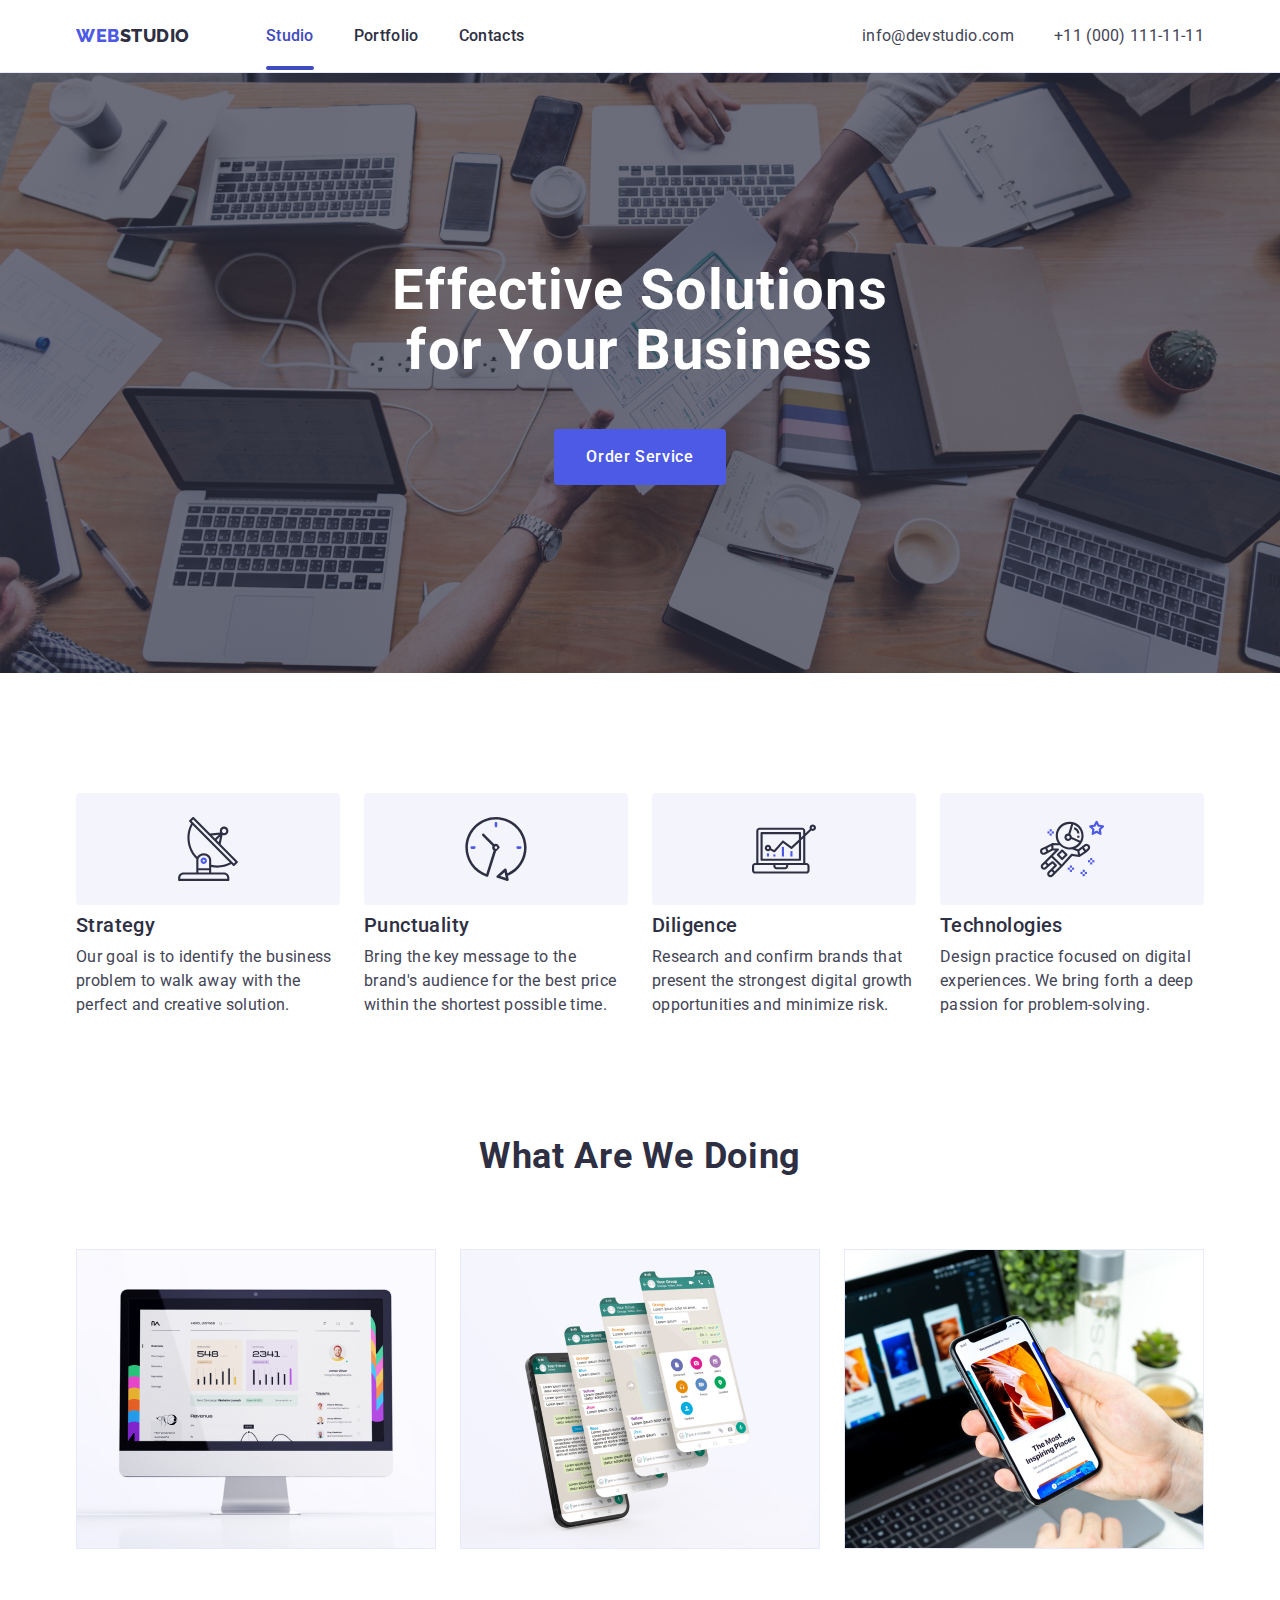
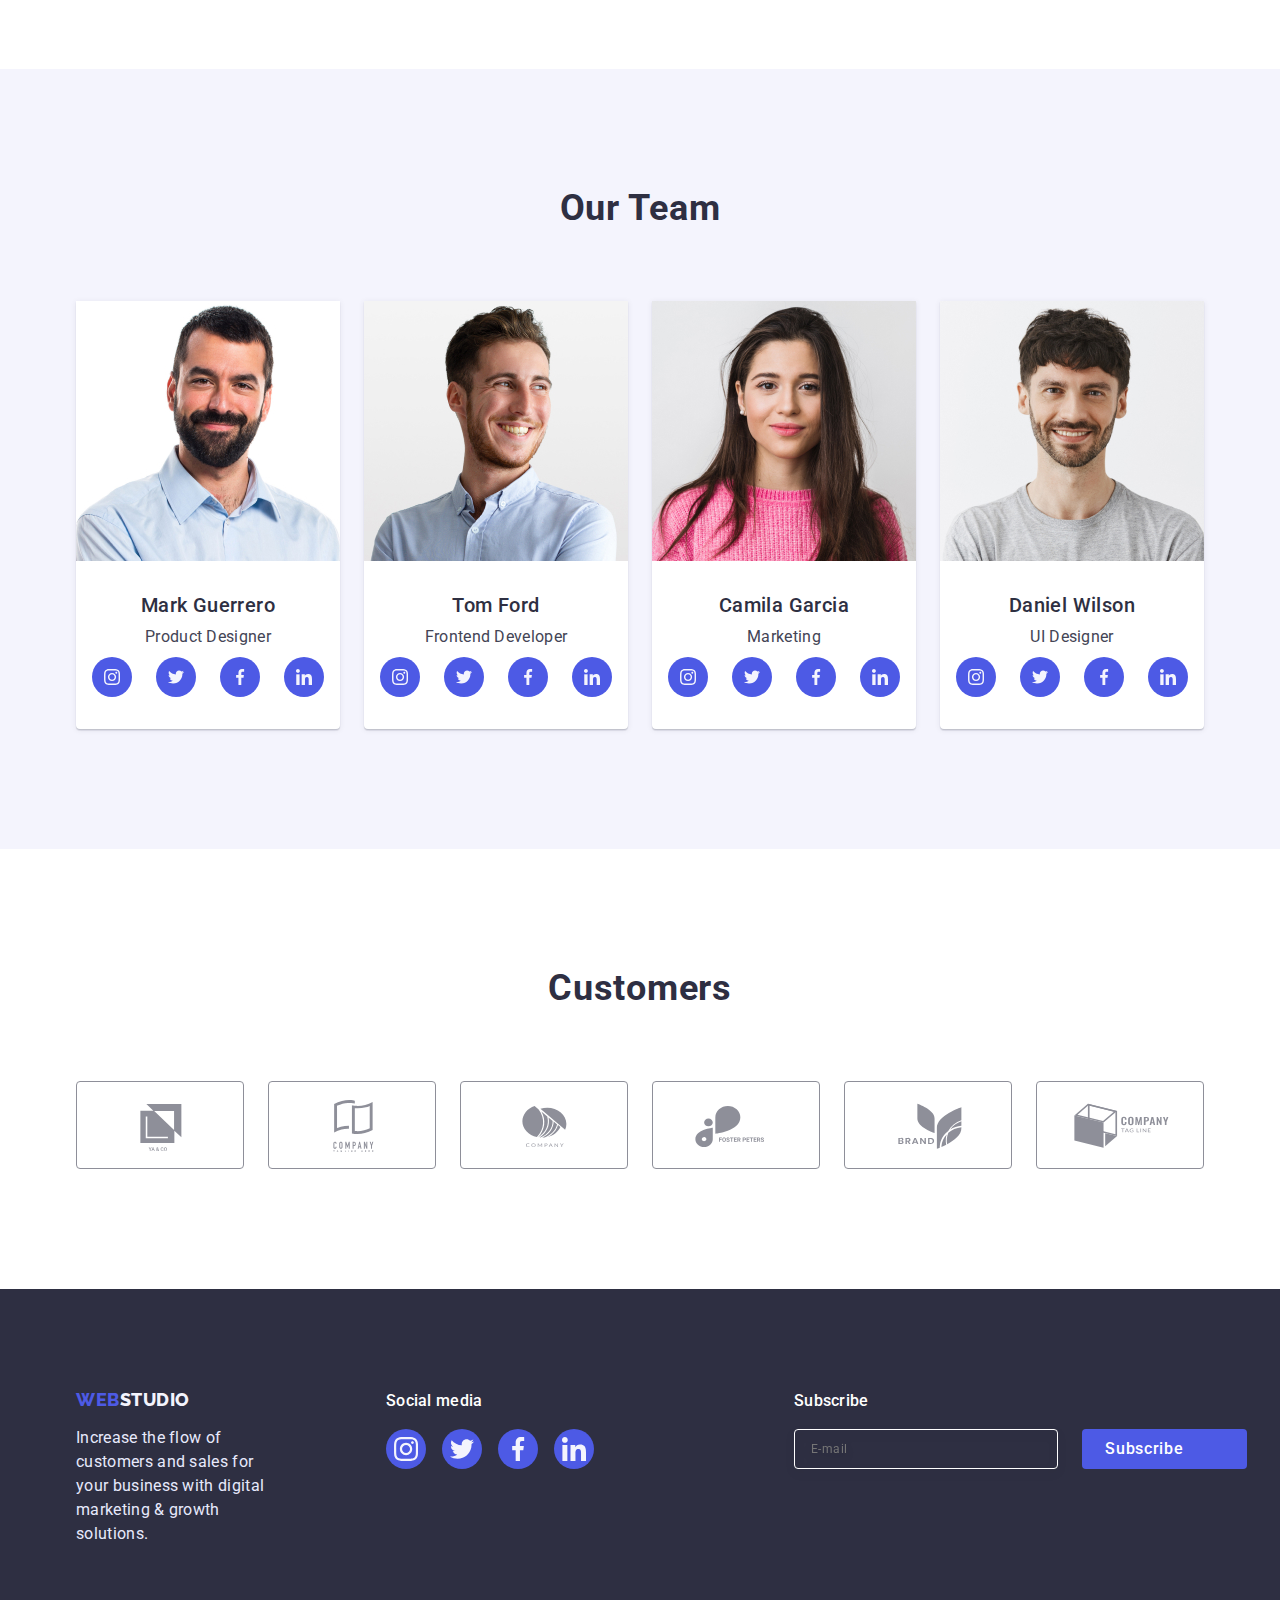
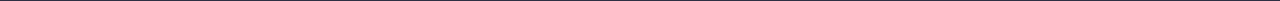
<file: index.html>
<!DOCTYPE html>
<html lang="en">
    <head>
        <meta charset="UTF-8">
        <meta http-equiv="X-UA-Compatible" content="IE=edge">
        <meta name="viewport" content="width=device-width, initial-scale=1.0">
        <title>WebStudio</title>

        <!--Шрифты на https://fonts.google.com/-->
        <link rel="preconnect" href="https://fonts.googleapis.com">
        <link rel="preconnect" href="https://fonts.gstatic.com" crossorigin>
        <link rel="stylesheet" href="https://cdnjs.cloudflare.com/ajax/libs/modern-normalize/1.1.0/modern-normalize.min.css">
        <link href="https://fonts.googleapis.com/css2?family=Raleway:wght@800&family=Roboto:wght@400;500;700;900&display=swap" rel="stylesheet">

        <!--Подключаем стили-->
        <link rel="stylesheet" href="./css/styles.css">
    </head>
    <body>

        <!--Header section-->
        <header class="header">
            <div class="header-container container">
                <nav class="header-nav">
                    <a class="logo-web link" href="./index.html"> Web<span class="logo-studio link">Studio</span></a>
                    <ul class="menu list">
                        <li class="menu-item"><a class="menu-link link actual-link actual" href="./index.html">Studio</a></li>
                        <li class="menu-item"><a class="menu-link link" href="./portfolio.html">Portfolio</a></li>
                        <li class="menu-item"><a class="menu-link link" href="">Contacts</a></li>
                    </ul>
                </nav>
                
                    <address class="contacts">
                        <ul class="contact-nav list">
                            <li class="contact-list"><a class="contact-info link" href="mailto:info@devstudio.com">info@devstudio.com</a></li>
                            <li class="contact-list"><a class="contact-info link" href="tel:+110001111111">+11 (000) 111-11-11</a></li>
                        </ul>
                    </address>  
            </div>       
        </header> 

        <main class="hero">

            <!--Ad section-->
            <section class="hero-section">
                <div class="container">
                    <h1 class="hero-title">Effective Solutions for Your Business</h1>
                    <button class="hero-btn" type="button" data-modal-open>Order Service</button>
                </div>
              
            </section>

            <!--Section 1-->
            <section class="features-section">
                <div class="container">
                    <h2 class="hiden-index" hidden>Features</h2>
                    <ul class="features-list list">
                        <li class="features-item icon-Icon-1">
                            <div class="feature-icons">
                                <svg class="feature-icon" width="64" height="64"> 
                                    <use href="./images/icons.svg#icon-antenna-1"></use>
                                </svg>
                                </div>
                            <h3 class="features-title title" >Strategy</h3>
                            <p class="features-text">
                              Our goal is to identify the business problem to walk away with the perfect and
                              creative solution.
                            </p>
                        </li>
                        <li class="features-item icon-Icon-2">  
                            <div class="feature-icons">
                                <svg class="feature-icon" width="64" height="64"> 
                                    <use href="./images/icons.svg#icon-clock-1"></use>
                                </svg>
                                </div>
                            <h3 class="features-title title">Punctuality</h3>
                            <p class="features-text">
                              Bring the key message to the brand's audience for the best price within the shortest
                              possible time.
                            </p>
                        </li>
                        <li class="features-item icon-Icon-3"> 
                             <div class="feature-icons">
                                <svg class="feature-icon" width="64" height="64"> 
                                    <use href="./images/icons.svg#icon-diagram-1"></use>
                                </svg>
                                </div>
                            <h3 class="features-title title">Diligence</h3>
                            <p class="features-text">
                              Research and confirm brands that present the strongest digital growth opportunities
                              and minimize risk.
                            </p>
                        </li>
                        <li class="features-item icon-Icon-4">  
                            <div class="feature-icons">
                                <svg class="feature-icon" width="64" height="64"> 
                                    <use href="./images/icons.svg#icon-astronaut-1"></use>
                                </svg>
                                </div>
                            <h3 class="features-title title">Technologies</h3>
                            <p class="features-text">
                              Design practice focused on digital experiences. We bring forth a deep passion for
                              problem-solving.
                            </p>
                        </li>
                    </ul>
                </div>
            </section>

            <!--We doing-->
            <section class="work-section">
                <div class="container">
                    <h2 class="section-title">What are we doing</h2>
                <ul class="work-list list">
                  <li class="work-item">
                    <img class="work-img" src="./images/gallery/doing1.jpg" alt="img1" width="360" height="300">
                  </li>
                  <li class="work-item">
                    <img class="work-img" src="./images/gallery/doing2.jpg" alt="img2" width="360" height="300">
                  </li>
                  <li class="work-item">
                    <img class="work-img" src="./images/gallery/doing3.jpg" alt="img3" width="360" height="300">
                  </li>
                </ul>
                </div>
            </section> 

            <!--Team section-->
            <section class="team-section">
                <div class="container">
                    <h2 class="section-title">Our Team</h2>
                    <ul class="team-list list">
                        <li class="team-item">
                            <img class="team-img" src="./images/team/mark-guerrero.jpg" alt="Mark Guerrero" width="264" height="260">
                            <div class="team-card">
                                <h3 class="team-worker">Mark Guerrero</h3>
                                <p class="team-profession">Product Designer</p>

                                <ul class="list soc-list">
                    
                                    <li class="soc-icons">
                                        <a href="" class="soc-link">
                                            <svg class="soc-icon" width="16" height="16">
                                                <use href="./images/icons.svg#icon-instagram-2"></use>
                                            </svg> 
                                        </a>
                                    </li>
                            
                                    <li class="soc-icons">
                                        <a href="" class="soc-link">
                                            <svg class="soc-icon" width="16" height="16">
                                                <use href="./images/icons.svg#icon-twitter-1"></use>
                                            </svg> 
                                        </a>
                                    </li>
                            
                                    <li class="soc-icons">
                                        <a href="" class="soc-link">
                                            <svg class="soc-icon" width="16" height="16">
                                                <use href="./images/icons.svg#icon-facebook-1"></use>
                                            </svg> 
                                        </a>
                                    </li>
        
                                    <li class="soc-icons">
                                        <a href="" class="soc-link">
                                            <svg class="soc-icon" width="16" height="16">
                                                <use href="./images/icons.svg#icon-linkedin-1"></use>
                                            </svg> 
                                        </a>
                                    </li>
                                </ul>
                            
                            </div>
                        </li>
                        <li class="team-item">
                            <img class="team-img" src="./images/team/tom-ford.jpg" alt="Tom Ford" width="264" height="260">
                            <div class="team-card">
                                <h3 class="team-worker">Tom Ford</h3>
                                <p class="team-profession">Frontend Developer</p>
                            
                                <ul class="list soc-list">
                    
                                    <li class="soc-icons">
                                        <a href="" class="soc-link">
                                            <svg class="soc-icon" width="16" height="16">
                                                <use href="./images/icons.svg#icon-instagram-2"></use>
                                            </svg> </a>
                                    </li>
                            
                                    <li class="soc-icons">
                                        <a href="" class="soc-link">
                                            <svg class="soc-icon" width="16" height="16">
                                                <use href="./images/icons.svg#icon-twitter-1"></use>
                                            </svg> </a>
                                    </li>
                            
                                    <li class="soc-icons">
                                        <a href="" class="soc-link">
                                            <svg class="soc-icon" width="16" height="16">
                                                <use href="./images/icons.svg#icon-facebook-1"></use>
                                            </svg> </a>
                                    </li>
        
                                    <li class="soc-icons">
                                        <a href="" class="soc-link">
                                            <svg class="soc-icon" width="16" height="16">
                                                <use href="./images/icons.svg#icon-linkedin-1"></use>
                                            </svg> </a>
                                    </li>
                                </ul>
                            </div>
                        </li>
                        <li class="team-item">
                            <img class="team-img" src="./images/team/camila-garcia.jpg" alt="Camila Garcia" width="264" height="260">
                             <div class="team-card">
                                <h3 class="team-worker">Camila Garcia</h3>
                                <p class="team-profession">Marketing</p>

                                <ul class="list soc-list">
                    
                                    <li class="soc-icons">
                                        <a href="" class="soc-link">
                                            <svg class="soc-icon" width="16" height="16">
                                                <use href="./images/icons.svg#icon-instagram-2"></use>
                                            </svg> </a>
                                    </li>
                            
                                    <li class="soc-icons">
                                        <a href="" class="soc-link">
                                            <svg class="soc-icon" width="16" height="16">
                                                <use href="./images/icons.svg#icon-twitter-1"></use>
                                            </svg> </a>
                                    </li>
                            
                                    <li class="soc-icons">
                                        <a href="" class="soc-link">
                                            <svg class="soc-icon" width="16" height="16">
                                                <use href="./images/icons.svg#icon-facebook-1"></use>
                                            </svg> </a>
                                    </li>
        
                                    <li class="soc-icons">
                                        <a href="" class="soc-link">
                                            <svg class="soc-icon" width="16" height="16">
                                                <use href="./images/icons.svg#icon-linkedin-1"></use>
                                            </svg> </a>
                                    </li>
                                </ul>
                             </div>
                        </li>
                        <li class="team-item">
                            <img class="team-img" src="./images/team/daniel-wilson.jpg" alt="Daniel Wilson" width="264" height="260">
                             <div class="team-card">
                                <h3 class="team-worker">Daniel Wilson</h3>
                                <p class="team-profession">UI Designer</p>

                                <ul class="list soc-list">
                    
                                    <li class="soc-icons">
                                        <a href="" class="soc-link">
                                            <svg class="soc-icon" width="16" height="16">
                                                <use href="./images/icons.svg#icon-instagram-2"></use>
                                            </svg> </a>
                                    </li>
                            
                                    <li class="soc-icons">
                                        <a href="" class="soc-link">
                                            <svg class="soc-icon" width="16" height="16">
                                                <use href="./images/icons.svg#icon-twitter-1"></use>
                                            </svg> </a>
                                    </li>
                            
                                    <li class="soc-icons">
                                        <a href="" class="soc-link">
                                            <svg class="soc-icon" width="16" height="16">
                                                <use href="./images/icons.svg#icon-facebook-1"></use>
                                            </svg> </a>
                                    </li>
        
                                    <li class="soc-icons">
                                        <a href="" class="soc-link">
                                            <svg class="soc-icon" width="16" height="16">
                                                <use href="./images/icons.svg#icon-linkedin-1"></use>
                                            </svg> </a>
                                    </li>
                                </ul>
                             </div>
                        </li>
                    </ul>
                </div>
            </section>

            <!--Customers section-->
            <section class="customers">
                <div class="container">
                     <h2 class="section-title customers-title">Customers</h2>
                
                    <ul class="customers-list list">
                        <li class="customers-item">
                            <a href="" class="customers-link">
                            <svg width="104" height="56" class="logo">
                                <use href="./images/icons.svg#icon-Logo"></use>
                            </svg>
                        </a></li>
    
    
    
                        <li class="customers-item">
                            <a href="" class="customers-link">
                            <svg width="104" height="56" class="logo">
                                <use href="./images/icons.svg#icon-Logo-1"></use>
                            </svg>
                        </a></li>
    
                        <li class="customers-item">
                            <a href="" class="customers-link">
                            <svg width="104" height="56" class="logo">
                                <use href="./images/icons.svg#icon-Logo-2"></use>
                            </svg>
                        </a></li>
    
                        <li class="customers-item">
                            <a href="" class="customers-link">
                            <svg width="104" height="56" class="logo">
                                <use href="./images/icons.svg#icon-Logo-3"></use>
                            </svg>
                        </a></li>
    
                        <li class="customers-item">
                            <a href="" class="customers-link">
                            <svg width="104" height="56" class="logo">
                                <use href="./images/icons.svg#icon-Logo-4"></use>
                            </svg>
                        </a></li>
    
                        <li class="customers-item">
                            <a href="" class="customers-link">
                            <svg width="104" height="56" class="logo">
                                <use href="./images/icons.svg#icon-Logo-5"></use>
                            </svg>
                        </a></li>
                    </ul>
                </div>
            </section>
        </main>

       <!--Footer section-->
    <footer class="footer">
        <div class="container footer-container">
            <div class="footer-logo-container">
                <a class="logo-web link logo-footer" href="./index.html"> Web<span class="logo-studio link logo-studio-footer ">Studio</span></a>      
                <p class="info-footer">Increase the flow of customers and sales for your business with digital marketing & growth solutions.</p>
            </div> 
  
            <div class="footer-soc-container">
                <p class="title-media soc-text">Social media</p>
                <ul class="list soc-list soc-list-footer">
                    
                    <li class="soc-icons">
                        <a href="" class="soc-link soc-link-footer">
                            <svg class="soc-icon" width="24" height="24">
                                <use href="./images/icons.svg#icon-instagram-2"></use>
                            </svg> 
                        </a>
                    </li>
            
                    <li class="soc-icons">
                        <a href="" class="soc-link soc-link-footer">
                            <svg class="soc-icon" width="24" height="24">
                                <use href="./images/icons.svg#icon-twitter-1"></use>
                            </svg> 
                        </a>
                    </li>
            
                    <li class="soc-icons">
                        <a href="" class="soc-link soc-link-footer">
                            <svg class="soc-icon" width="24" height="24">
                                <use href="./images/icons.svg#icon-facebook-1"></use>
                            </svg> 
                        </a>
                    </li>
  
                    <li class="soc-icons">
                        <a href="" class="soc-link soc-link-footer">
                            <svg class="soc-icon" width="24" height="24">
                                <use href="./images/icons.svg#icon-linkedin-1"></use>
                            </svg> 
                        </a>
                    </li>
  
                </ul>
            </div>
            
            <div class="subscribe-container">
                <p class="subscribe-text">Subscribe</p>
                <form class="subscribe-form">
                  <label class="subscribe-form-label">
                    <input class="subscribe-form-input" type="email" name="subscribe"  placeholder="E-mail">
                  </label>
                  <button class="subscribe-form-button" type="submit">Subscribe
                    <svg class="subscribe-form-svg" width="24" height="24">
                      <use href="./images/icons.svg#icon-telegram-icon"></use>
                    </svg>
                  </button>
                </form>
            </div>
          
        </div>    
    </footer>

        <div class="backdrop is-hidden" data-modal>
            <div class="modal">
              <button type="button" class="modal-close-btn" data-modal-close>
                <svg class="modal-close-icon" width="8" height="8">
                  <use href="./images/icons.svg#icon-close-black"></use>
                </svg>
              </button>

              <p class="modal-text">Leave your contacts and we will call you back</p>
              <form class="modal-form">
                  <div class="form-contact">
                    <label for="user-name" class="form-contact-title">Name</label>
                    <div class="form-contact-input">
                        <input  type="text" name="user-name" id="user-name" class="form-contact-text">
                        <svg width="18" height="24" class="form-icon">
                            <use href="./images/icons.svg#icon-person-black"></use>
                        </svg>
                    </div>
                  </div>
      
                  <div class="form-contact">
                    <label for="user_tel" class="form-contact-title">Phone</label>
                    <div class="form-contact-input">
                       <input type="tel" name="user_tel" id="user_tel" class="form-contact-text">
                       <svg width="18" height="24" class="form-icon">
                           <use href="./images/icons.svg#icon-phone-black"></use>
                        </svg>
                    </div>
                  </div>
      
                  <div class="form-contact">
                    <label for="user-mail" class="form-contact-title">Email</label>
                    <div class="form-contact-input">
                      <input type="email" name="user-mail" id="user-mail" class="form-contact-text">
                      <svg width="18" height="24" class="form-icon">
                        <use href="./images/icons.svg#icon-email-black"></use>
                      </svg>
                    </div>
                  </div>
      
                  <div class="form-contact form-contact-comment">
                    <label for="user-comment" class="form-contact-title">Comment</label>
                    <textarea name="user-comment" id="user-comment" placeholder="Text input" class="form-contact-message"></textarea>
                  </div>
             
                  <div class="form-privacy">
                          <input type="checkbox" id="user-privacy" name="user-privacy" value="true" class="checkbox visually-hidden" required/>
                          <label  for="user-privacy" class="privacy-label">
                            <span class="privacy-text">
                              <svg width="10" height="8" class="accept-icon">
                                <use href="./images/icons.svg#icon-checkmark"></use>
                            </svg>
                            </span>
                            I accept the terms and conditions of the 
                             <a href="" class="link-privacy"> Privacy Policy </a>
                          </label>
                   
                  </div>
      
                  <button type="submit" class="button modal-btn"><span class="modal-button-text">Send</span></button>
              </form>

            </div>
          </div>

        <script src="./js/modal.js"></script>
    </body>
</html>
</file>
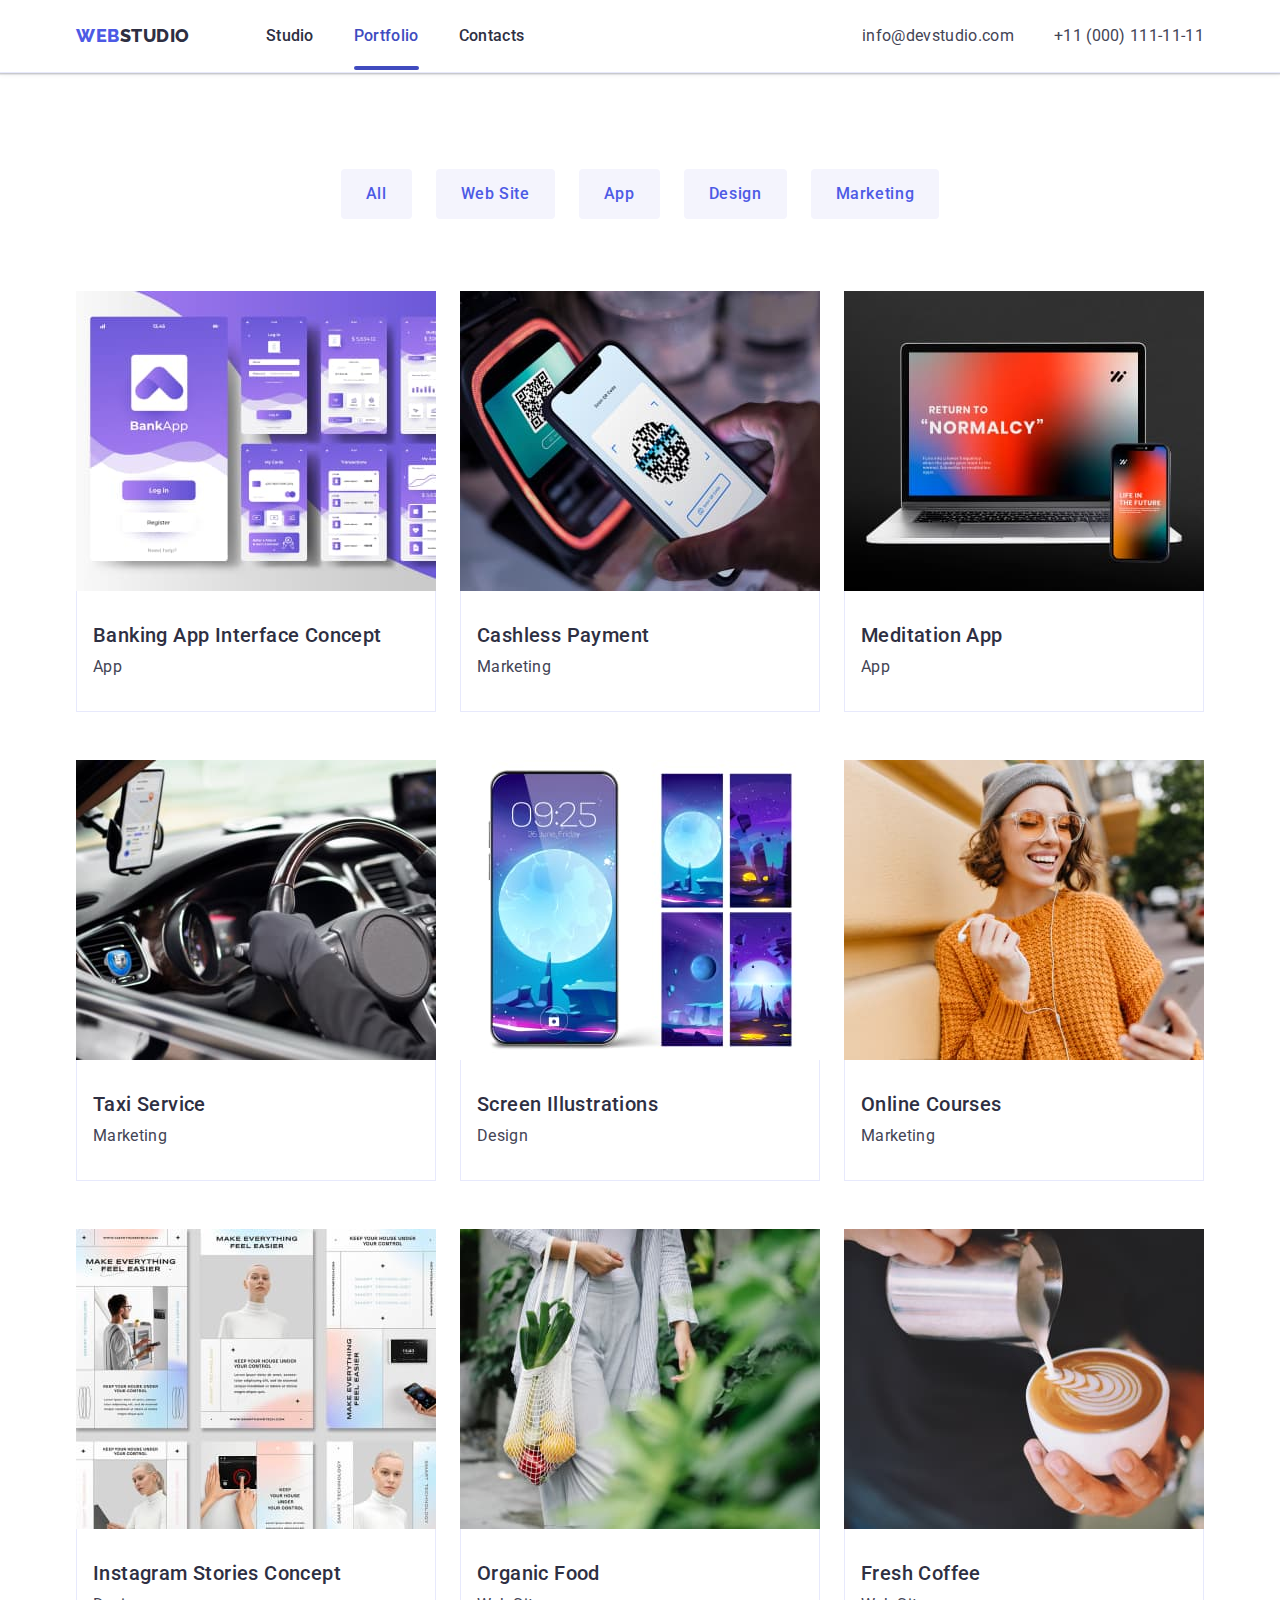
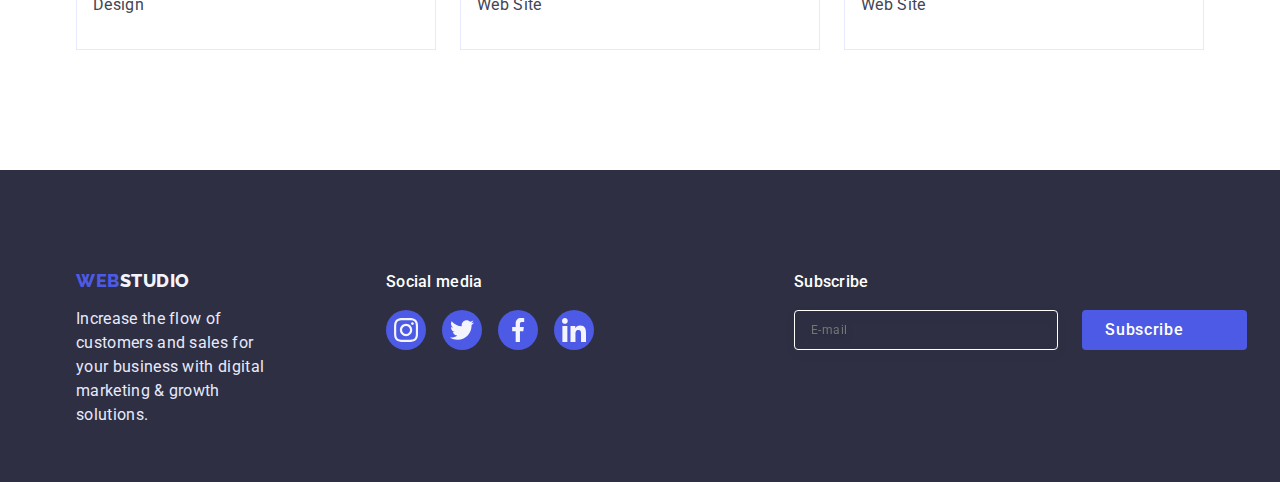
<file: portfolio.html>
<!DOCTYPE html>
<html lang="en">
    <head>
        <meta charset="UTF-8">
        <meta http-equiv="X-UA-Compatible" content="IE=edge">
        <meta name="viewport" content="width=device-width, initial-scale=1.0">
        <title>Portfolio</title>
        <link rel="preconnect" href="https://fonts.googleapis.com">
        <link rel="preconnect" href="https://fonts.gstatic.com" crossorigin>
        <link rel="stylesheet" href="https://cdnjs.cloudflare.com/ajax/libs/modern-normalize/1.1.0/modern-normalize.min.css">
        <link
         href="https://fonts.googleapis.com/css2?family=Raleway:wght@800&family=Roboto:wght@400;500;700;900&display=swap"
         rel="stylesheet">
        <link rel="stylesheet" href="./css/styles.css">
    </head>
    <body>

        <!--Header section-->

               <!--Header section-->
               <header class="header">
                <div class="header-container container">
                    <nav class="header-nav">
                        <a class="logo-web link" href="./index.html"> Web<span class="logo-studio link">Studio</span></a>
                        <ul class="menu list">
                            <li class="menu-item"><a class="menu-link link" href="./index.html">Studio</a></li>
                            <li class="menu-item"><a class="menu-link link actual-link actual" href="./portfolio.html">Portfolio</a></li>
                            <li class="menu-item"><a class="menu-link link" href="">Contacts</a></li>
                        </ul>
                    </nav>
                    
                        <address class="contacts">
                            <ul class="contact-nav list">
                                <li class="contact-list"><a class="contact-info link" href="mailto:info@devstudio.com">info@devstudio.com</a></li>
                                <li class="contact-list"><a class="contact-info link" href="tel:+110001111111">+11 (000) 111-11-11</a></li>
                            </ul>
                        </address>  
                </div>       
            </header> 
        
    <main class="portfolio">
      <section class="portfolio-main">
        <div class="container">
          <h1 hidden>Portfolio</h1>
                <ul class="portfolio-btn-list list">
                  <li class="portfolio-btn-item"><button class="portfolio-btn filter-button" type="button">All</button></li>
                  <li class="portfolio-btn-item"><button class="portfolio-btn filter-button" type="button">Web Site</button></li>
                  <li class="portfolio-btn-item"><button class="portfolio-btn filter-button" type="button">App</button></li>
                  <li class="portfolio-btn-item"><button class="portfolio-btn filter-button" type="button">Design</button></li>
                  <li class="portfolio-btn-item"><button class="portfolio-btn filter-button" type="button">Marketing</button></li>
                </ul>

                <ul class="portfolio-list list">
                    <li class="portfolio-item">
                      <a class="link portfolio-link" href="">

                        <div class="portfolio-overlay">
                          <img src="./images/portfolio/banking-app-interface-concept.jpg"
                          alt="user interface concept"
                          width="360"
                          height="300">
                          <p class="overlay">14 Stylish and User-Friendly App Design Concepts · Task Manager App · Calorie Tracker App · Exotic Fruit Ecommerce App · Cloud Storage App</p>
                        </div>                               

                        <div class="container-content">
                          <h2 class="portfolio-list-title">Banking App Interface Concept</h2>
                          <p class="portfolio-list-text">App</p>
                        </div>                        
                      </a>
                    </li>

                    <li class="portfolio-item">
                      <a class="link portfolio-link" href="">

                        <div class="portfolio-overlay">
                          <img class="portfolio-img" src="./images/portfolio/cashless-payment.jpg"
                          alt="payment terminal"
                          width="360"
                          height="300">
                          <p class="overlay">14 Stylish and User-Friendly App Design Concepts · Task Manager App · Calorie Tracker App · Exotic Fruit Ecommerce App · Cloud Storage App</p>
                        </div> 

                        <div class="container-content">
                          <h2 class="portfolio-list-title">Cashless Payment</h2>
                          <p class="portfolio-list-text">Marketing</p>
                        </div>                       
                      </a>
                    </li>

                    <li class="portfolio-item">
                      <a class="link portfolio-link" href="">

                        <div class="portfolio-overlay">
                          <img class="portfolio-img" src="./images/portfolio/meditation-app.jpg"
                          alt="laptop interface"
                          width="360"
                          height="300">
                          <p class="overlay">14 Stylish and User-Friendly App Design Concepts · Task Manager App · Calorie Tracker App · Exotic Fruit Ecommerce App · Cloud Storage App</p>
                        </div> 

                        <div class="container-content">
                          <h2 class="portfolio-list-title">Meditation App</h2>
                          <p class="portfolio-list-text">App</p>
                        </div>                        
                      </a>
                    </li>

                    <li class="portfolio-item">
                      <a class="link portfolio-link" href="">

                        <div class="portfolio-overlay">
                          <img src="./images/portfolio/taxi-service.jpg"
                          alt="driving man"
                          width="360"
                          height="300">
                          <p class="overlay">14 Stylish and User-Friendly App Design Concepts · Task Manager App · Calorie Tracker App · Exotic Fruit Ecommerce App · Cloud Storage App</p>
                        </div> 

                        <div class="container-content">
                          <h2 class="portfolio-list-title">Taxi Service</h2>
                          <p class="portfolio-list-text">Marketing</p>
                        </div>                        
                      </a> 
                    </li>

                    <li class="portfolio-item">
                      <a class="link portfolio-link" href="">
                        
                        <div class="portfolio-overlay">
                          <img src="./images/portfolio/screen-illustration.jpg"
                          alt="screen illustration"
                          width="360"
                          height="300">
                          <p class="overlay">14 Stylish and User-Friendly App Design Concepts · Task Manager App · Calorie Tracker App · Exotic Fruit Ecommerce App · Cloud Storage App</p>
                        </div> 

                        <div class="container-content">
                          <h2 class="portfolio-list-title">Screen Illustrations</h2>
                          <p class="portfolio-list-text">Design</p>
                        </div>                        
                      </a>
                    </li>

                    <li class="portfolio-item">
                      <a class="link portfolio-link" href="">

                        <div class="portfolio-overlay">
                          <img src="./images/portfolio/online-courses.jpg"
                         alt="a student"
                         width="360"
                         height="300">
                          <p class="overlay">14 Stylish and User-Friendly App Design Concepts · Task Manager App · Calorie Tracker App · Exotic Fruit Ecommerce App · Cloud Storage App</p>
                        </div> 


                        <div class="container-content">
                          <h2 class="portfolio-list-title">Online Courses</h2>
                          <p class="portfolio-list-text">Marketing</p>
                        </div>                      
                      </a> 
                    </li>

                    <li class="portfolio-item">
                      <a class="link portfolio-link" href="">

                        <div class="portfolio-overlay">
                          <img src="./images/portfolio/instagram-story-concept.jpg"
                          alt="callories app user interface"
                          width="360"
                          height="300"> 
                          <p class="overlay">14 Stylish and User-Friendly App Design Concepts · Task Manager App · Calorie Tracker App · Exotic Fruit Ecommerce App · Cloud Storage App</p>
                        </div> 

                        <div class="container-content">
                          <h2 class="portfolio-list-title">Instagram Stories Concept</h2>
                          <p class="portfolio-list-text">Design</p>
                        </div>                      
                      </a>
                    </li>

                    <li class="portfolio-item">
                      <a class="link portfolio-link" href="">

                       <div class="portfolio-overlay">
                          <img src="./images/portfolio/organic-food.jpg"
                          alt="vegetables"
                          width="360"
                          height="300">
                          <p class="overlay">14 Stylish and User-Friendly App Design Concepts · Task Manager App · Calorie Tracker App · Exotic Fruit Ecommerce App · Cloud Storage App</p>
                        </div>                         

                        <div class="container-content">
                          <h2 class="portfolio-list-title">Organic Food</h2>
                          <p class="portfolio-list-text">Web Site</p>
                        </div>
                      </a>
                    </li>

                    <li class="portfolio-item">
                      <a class="link portfolio-link" href="">

                        <div class="portfolio-overlay">
                          <img src="./images/portfolio/fresh-coffee.jpg"
                          alt="man pouring coffee"
                          width="360"
                          height="300">
                          <p class="overlay">14 Stylish and User-Friendly App Design Concepts · Task Manager App · Calorie Tracker App · Exotic Fruit Ecommerce App · Cloud Storage App</p>
                        </div>                 
                  
                        <div class="container-content">
                          <h2 class="portfolio-list-title">Fresh Coffee</h2>
                          <p class="portfolio-list-text">Web Site</p>
                        </div>
                      </a>
                    </li>
                </ul>
        </div>
        
      </section>
    </main>
      

      <!--Footer section-->
      <footer class="footer">
        <div class="container footer-container">
            <div class="footer-logo-container">
                <a class="logo-web link logo-footer" href="./index.html"> Web<span class="logo-studio link logo-studio-footer ">Studio</span></a>      
                <p class="info-footer">Increase the flow of customers and sales for your business with digital marketing & growth solutions.</p>
            </div> 
  
            <div class="footer-soc-container">
                <p class="title-media soc-text">Social media</p>
                <ul class="list soc-list soc-list-footer">
                    
                    <li class="soc-icons">
                        <a href="" class="soc-link soc-link-footer">
                            <svg class="soc-icon" width="24" height="24">
                                <use href="./images/icons.svg#icon-instagram-2"></use>
                            </svg> 
                        </a>
                    </li>
            
                    <li class="soc-icons">
                        <a href="" class="soc-link soc-link-footer">
                            <svg class="soc-icon" width="24" height="24">
                                <use href="./images/icons.svg#icon-twitter-1"></use>
                            </svg> 
                        </a>
                    </li>
            
                    <li class="soc-icons">
                        <a href="" class="soc-link soc-link-footer">
                            <svg class="soc-icon" width="24" height="24">
                                <use href="./images/icons.svg#icon-facebook-1"></use>
                            </svg> 
                        </a>
                    </li>
  
                    <li class="soc-icons">
                        <a href="" class="soc-link soc-link-footer">
                            <svg class="soc-icon" width="24" height="24">
                                <use href="./images/icons.svg#icon-linkedin-1"></use>
                            </svg> 
                        </a>
                    </li>
  
                </ul>
            </div>
            
            <div class="subscribe-container">
                <p class="subscribe-text">Subscribe</p>
                <form class="subscribe-form">
                  <label class="subscribe-form-label">
                    <input class="subscribe-form-input" type="email" name="subscribe"  placeholder="E-mail">
                  </label>
                  <button class="subscribe-form-button" type="submit">Subscribe
                    <svg class="subscribe-form-svg" width="24" height="24">
                      <use href="./images/icons.svg#icon-telegram-icon"></use>
                    </svg>
                  </button>
                </form>
            </div>
          
        </div>    
    </footer>
    </body>

</html>
</file>
<file: css/styles.css>
:root {
  --white: #ffffff;
  --iris: #4D5AE5;
  --ordinary-color: #434455;
  --title-color: #2E2F42;
  --button-bg: #F4F4FD;
  --button-bg-hover: #404BBF;
  --borders: #E7E9FC;  
  --transition-duration: 250ms;
  --transition-function: cubic-bezier(0.4, 0, 0.2, 1);
}

/* нет маркеров у списков */
.list {
  list-style: none;
  margin: 0;
  padding: 0;
}

 /* нет подчеркиваний ссылок */
.link {
  text-decoration: none;
}

/* курсор на кнопке */
button {
  font-family: inherit;
  cursor: pointer;
}

button:hover,
button:focus {
  background-color: var(--iris);
}

h1,
h2,
h3,
h4,
p {
  margin-top: 0;
  margin-bottom: 0;
}

ul,
ol {
  margin-top: 0;
  margin-bottom: 0;
  padding-left: 0;
}

img {
  display: block;
}

.container {
  width: 1158px;
  padding: 0 15px 0 15px;
  margin: 0 auto;
}

body {
  font-family: 'Roboto', sans-serif;
  color: var(--ordinary-color);
  background-color: var(--white);
}

  /* Header */

  .header {
    border-bottom: 1px solid var(--borders);
    box-shadow: 0px 2px 1px rgba(46, 47, 66, 0.08),
    0px 1px 1px rgba(46, 47, 66, 0.16),
    0px 1px 6px rgba(46, 47, 66, 0.08);
}

.header-container {
  display: flex;
  align-items: center;
}
.menu {
  display: flex;
  gap: 40px;
  align-items: center;
}
.header-nav {
  display: flex;
  align-items: center;
}

.menu-item {
  padding-top: 24px; 
  padding-bottom: 24px;
}

.actual::after {
  position: absolute;
  content: '';
  display: block;
  background-color: var(--button-bg-hover);
  border-radius: 2px;
  width: 100%;
  height: 4px;
  left: 0;
  bottom: -1px;
}

.menu-link {
  font-family: 'Roboto', sans-serif;
  font-style: normal;
  font-weight: 500;
  font-size: 16px;
  line-height: 1.5;
  letter-spacing: 0.02em;
  color: var(--title-color);
  padding-top: 24px;
  padding-bottom: 24px;
  transition-property: color;
  transition-duration: var(--transition-duration);
  transition-timing-function: var(--transition-function);
}

.actual-link {
  padding: 24px 0 24px 0;
  position: relative;
  color: #404bbf;
}

 .menu-link:hover,
 .menu-link:focus {
color: var(--button-bg-hover)
 }

 .contacts {
     font-style: normal;
     margin-left: auto;
 }

 .contact-info {
  font-family: 'Roboto', sans-serif;
  font-style: normal;
  font-weight: 400;
  font-size: 16px;
  line-height: 24px;
  letter-spacing: 0.02em;
  color: var(--ordinary-color);
  padding: 24px 0 24px 0;
  transition: color 250ms cubic-bezier(0.4, 0, 0.2, 1);
 }

 .contact-info:hover,
 .contact-info:focus {
     color: var(--button-bg-hover);
 }
 
 .contact-nav {
  display: flex;
  gap: 40px;
  align-items: center;
  padding-top: 24px;  
  padding-bottom: 24px;
  transition-property: color;
  transition-duration: var(--transition-duration);
  transition-timing-function: var(--transition-function);
}

 .logo-studio {
 color: var(--title-color);
 }

 .logo-web {
     font-family: 'Raleway', sans-serif;
     font-weight: 800;
     font-size: 18px;
     line-height: 1.17;
     align-items: center;
     letter-spacing: 0.03em;
     text-transform: uppercase;
     color: var(--iris);
     display: flex; 
     display: inline-block;
     margin-right: 76px;
    
  }
 
 /* Ad section */

.hero-section {
  background: var(--title-color);
  padding-top: 188px;
  padding-bottom: 188px;
  max-width: 1440px;
  height: 600px;
  margin: 0 auto;
  background-image: linear-gradient(
    rgba(46, 47, 66, 0.7),
    rgba(46, 47, 66, 0.7)
),
url('../images/people-office.jpg');
  background-repeat: no-repeat;
  background-position: center;
  background-size: cover;
}

.hero-title {
  font-family: 'Roboto', sans-serif;
  font-style: normal;
  font-weight: 700;
  font-size: 56px;
  line-height: 1.07;
  text-align: center;
  letter-spacing: 0.02em;
  color: var(--white);
  margin-bottom: 48px;
  width: 496px;
  margin-left: auto;
  margin-right: auto;
  font-size: 56px;
  max-width: 496px;
}

.hero-btn {
  background-color: var(--iris);
  font-family: 'Roboto', sans-serif;
  font-style: normal;
  font-weight: 500;
  font-size: 16px;
  height: 56px;
  line-height: 1.5;
  display: flex;
  align-items: center;
  letter-spacing: 0.04em;
  color: var(--white);
  cursor: pointer;
  list-style: none;
  border-color: var(--iris);
  border-radius: 4px;
  border: none;
  padding: 16px 32px;
  min-width: 169px;
  margin-left: auto;
  margin-right: auto;
  display: block;
  transition-property: background-color;
  transition-duration: var(--transition-duration);
  transition-timing-function: var(--transition-function);
}

.hero-btn:hover,
.hero-btn:focus {
  background-color: var(--button-bg-hover);
  color: var(--white);
}
  
/* Section 1 */
.features-section {
  margin-top: 0;
  padding: 120px 0 120px 0;
}

.title {
  margin-bottom: 8px;
  margin-top: 0;
}

.visually-hidden {
  position: absolute;
  width: 1px;
  height: 1px;
  margin: -1px;
  border: 0;
  padding: 0;
  white-space: nowrap;
  clip-path: inset(100%);
  clip: rect(0 0 0 0);
  overflow: hidden;
  margin-bottom: 8px;
} 

.features-list {
  display: flex;
 gap: 24px;
}

.features-title {
font-family: 'Roboto', sans-serif;
font-style: normal;
font-weight: 500;
font-size: 20px;
line-height: 1.2;
letter-spacing: 0.02em;
color: var(--title-color);
}

.features-text {
  font-family: 'Roboto', sans-serif;
font-style: normal;
font-weight: 400;
font-size: 16px;
line-height: 1.5;
letter-spacing: 0.02em;
color: var(--ordinary-color);
}

.features-item {
  width: calc((100% - 72px) / 4);
}

.feature-icons {
  display: flex;
  align-items: center;
  justify-content: center;
  background-color: var(--button-bg);
  height: 112px;
  border-radius: 4px;
  margin-bottom: 8px;
}
 
/* We doing */
.section-title {
font-family: 'Roboto', sans-serif;
font-style: normal;
font-weight: 700;
font-size: 36px;
line-height: 1.11;
text-align: center;
letter-spacing: 0.02em;
text-transform: capitalize;
color: var(--title-color);
margin-bottom: 72px;
}

.work-section {
  padding-bottom: 120px;
}

.work-list {
    display: flex;
    gap: 24px;
}

.portfolio-list-title {
  font-family: 'Roboto', sans-serif;
  font-style: normal;
  font-weight: 500;
  font-size: 20px;
  line-height: 1.2;
  letter-spacing: 0.02em;
  color: var(--title-color);
  margin-bottom: 8px;
  margin-top: 0;
}

.portfolio-list-text {
font-family: 'Roboto', sans-serif;
font-style: normal;
font-weight: 400;
font-size: 16px;
line-height: 1.5;
text-align: center;
letter-spacing: 0.02em;
color: var(--ordinary-color);
}

.portfolio-main {
  padding-top: 96px;
  padding-bottom: 120px;

}

.team-section {
  padding: 120px 0 120px 0;
}

.team-worker {
  font-family: 'Roboto', sans-serif;
  font-style: normal;
  font-weight: 500;
  font-size: 20px;
  line-height: 1.2;
  text-align: center;
  letter-spacing: 0.02em;
  color: var(--title-color);
  text-align: center;
  margin-bottom: 8px;
  margin-top: 0;
}

.work-list {
  display: flex;
  gap: 24px;
}

.team-item  {
  background-color: var(--white);
  text-align: center;
  width: calc((100% - 72px) / 4);
  border-radius: 0px 0px 4px 4px;
}

.team-profession {
  font-family: 'Roboto', sans-serif;
font-style: normal;
font-weight: 400;
font-size: 16px;
line-height: 1.5;
text-align: center;
letter-spacing: 0.02em;
color: var(--ordinary-color);
text-align: center;
margin-bottom: 8px;
}

.team-section {
  background-color: var(--button-bg)
}

.team-list {
    display: flex;
    justify-content: center;
    gap: 24px;
}

.team-item {
  background-color: var(--white);
  box-shadow: 0px 1px 6px rgba(46, 47, 66, 0.08),
              0px 1px 1px rgba(46, 47, 66, 0.16),
              0px 2px 1px rgba(46, 47, 66, 0.08);
  border-radius: 0 0 4px 4px;
}

.team-card {
  padding: 32px 0px;
  border-radius: 0px 0px 4px 4px;
}

.soc-list {
  display: flex;
  justify-content: center;
  gap: 24px;
}

.soc-icons {
  width: 40px;
  height: 40px;
}

.soc-icon {
  fill: var(--button-bg);
}

.soc-link {
  width: 100%;
  height: 100%;
  background: var(--iris);
  border-radius: 50%;
  display: flex;
  align-items: center;
  justify-content: center;
  cursor: pointer;
  transition-property: background-color;
  transition-duration: var(--transition-duration);
  transition-timing-function: var(--transition-function);
}

.soc-link:hover,
.soc-link:focus {
  background: var(--button-bg-hover);
}

/* Customers */

.customers {
  padding-top: 120px;
  padding-bottom: 120px;
}

.customers-title{
  font-size: 36px;
  line-height: 1.1;
  color: var(--title-color);
  margin-bottom: 72px;
  text-align: center;
}

.customers-list {
  display: flex;
  gap: 24px;
}

.customers-item {
  width: calc((100% - 120px) / 6);
  height: 88px;
}

.customers-link {
  height: 100%;
  width: 100%;
  border: 1px solid #8e8f99;
  color: #8e8f99;
  border-radius: 4px;
  display: flex;
  align-items: center;
  justify-content: center;
  transition-property: border-color, color;
  transition-duration: var(--transition-duration);
  transition-timing-function: var(--transition-function);
}

.customers-link:hover,
.customers-link:focus {
  border-color: var(--button-bg-hover);
  color: var(--button-bg-hover);
}

.logo {
  fill: currentColor;
}

/* Footer section */
.footer {
  background: var(--title-color);
  height: 312px;
  padding: 100px 0;
}

.footer-container {
  align-items: baseline;
  display: flex;
  gap: 120px;
}

.footer-logo-container {
  margin-right: 0;
  width: 264px;
  gap: 120px;
}

.info-footer {
  font-size: 16px;
  line-height: 1.5;
  letter-spacing: 0.02em;
  color: var(--borders);
  margin: 0;
  
}

  .logo-studio-footer { 
  color: var(--button-bg);
  text-decoration-line: none;
}

.logo-studio-footer:visited {
    color: var(--button-bg);
}

.logo-footer {
  margin-bottom: 16px;
}

.footer-soc-container {
  display: block;
}

.soc-list-footer {
  gap: 16px;
}

.soc-text {
margin-bottom: 16px;
font-weight: 500;
font-size: 16px;
line-height: 24px;
letter-spacing: 0.02em;
color:var(--white);
}

.soc-link-footer:hover,
.soc-link-footer:focus {
  background-color: #31d0aa;
}

.subscribe-text {
  margin-bottom: 16px;
  font-weight: 500;
  font-size: 16px;
  line-height: 1.5;
  letter-spacing: 0.02em;
  color: var(--white); 
  margin-left: 80px;
}

.subscribe-form {
  display: flex;
  gap: 24px;
}

.subscribe-form-input {
  width: 264px;
  height: 40px;
  border: 1px solid var(--white);
  background-color: transparent;
  font-size: 12px;
  line-height: 1.5;
  letter-spacing: 0.04em;
  padding-left: 16px;
  filter: drop-shadow(0px 4px 4px rgba(0, 0, 0, 0.15));
  border-radius: 4px;
  color: var(--white);
  margin-left: 80px;
}

.subscribe-form-button {
  min-width: 165px; 
  height: 40px; 
  display: flex;
  justify-content: center;
  align-items: center;
  font-family: "Roboto", sans-serif;
  font-size: 16px;
  font-weight: 500;
  line-height: 1.5;
  letter-spacing: 0.04em;
  color: #ffffff;
  cursor: pointer;
  background-color: var(--iris);
  border: none;
  border-radius: 4px; 
}

.subscribe-form-svg {
  margin-left: 16px;
}

/* Portfolio Page */

.container-content {
  padding: 32px 16px;
  border: 1px solid var(--borders);
  border-top: none;
}

.portfolio-item {
  width: calc((100% - 48px) / 3);
}

.portfolio-list-title {
  font-family: 'Roboto', sans-serif;
  font-style: normal;
  font-weight: 500;
  font-size: 20px;
  line-height: 1.2;
  letter-spacing: 0.02em;
  color: var(--title-color);
  margin-bottom: 8px;
}

.portfolio-list-text {
  font-family: 'Roboto', sans-serif;
  font-style: normal;
  display: inline-block;
  font-size: 16px;
  font-weight: 400;
  line-height: 1.5;
  letter-spacing: 0.02em;
  margin: 0; 
  color: var(--ordinary-color);
  }

.portfolio-list {
  display: flex;
  flex-wrap: wrap;
  row-gap: 48px;
  column-gap: 24px;
}

.portfolio-link {
  display: block;
  transition: box-shadow 250ms cubic-bezier(0.4, 0, 0.2, 1);
}

.portfolio-link:hover,
.portfolio-link:focus {
  box-shadow: 0px 1px 6px rgba(46, 47, 66, 0.08),
               0px 1px 1px rgba(46, 47, 66, 0.16),
              0px 2px 1px rgba(46, 47, 66, 0.08);
}

.portfolio-overlay {
  position: relative;
  overflow: hidden;
}

.overlay {
  font-family: 'Roboto';
  font-style: normal;
  font-weight: 400;
  font-size: 16px;
  line-height: 24px;
  letter-spacing: 0.02em;
  padding: 40px 32px;
  top: 0;
  left: 0;
  height: 100%;
  color: rgba(244, 244, 253, 1);
  background: var(--iris);
  position: absolute;
  width: 100%;
  height: 100%;
  overflow: auto;
  transform: translateY(100%);
  transition-property: transform;
  transition-duration: var(--transition-duration);
  transition-timing-function: var(--transition-function);
}

.portfolio-link:hover .overlay,
.portfolio-link:focus .overlay {
transform: translate(0%);
}

.filter-button {
  font-family: 'Roboto', sans-serif;
  border-radius: 4px;
  padding: 12px 24px;
  border: 1px solid var(--borders);

}

.filter-button:hover,
.filter-button:focus {
  border: 1px solid transparent;
  box-shadow: 0px 3px 1px rgba(0, 0, 0, 0.1),
      0px 2px 1px rgba(0, 0, 0, 0.08),
      0px 2px 2px rgba(0, 0, 0, 0.12);;
}

.portfolio-btn {
  font-family: 'Roboto', sans-serif;
  border-radius: 4px;
  padding: 12px 24px;
  border: 1px solid var(--borders);
  font-style: normal;
  font-weight: 500;
  font-size: 16px;
  line-height: 24px;
  display: flex;
  align-items: center;
  text-align: center;
  letter-spacing: 0.04em;
  color: var(--iris); 
  background: var(--button-bg);
  border: 1px solid transparent;
  transition:  color 250ms cubic-bezier(0.4, 0, 0.2, 1), 
  background-color 250ms cubic-bezier(0.4, 0, 0.2, 1), 
  border-color 250ms cubic-bezier(0.4, 0, 0.2, 1), 
  box-shadow 250ms cubic-bezier(0.4, 0, 0.2, 1);
}

.portfolio-btn:hover,
.portfolio-btn:focus {
  border: 1px solid transparent;
  color: var(--white);
  background: var(--button-bg-hover);
}

.portfolio-btn-list {
  list-style: none;
  display: flex;
  gap: 24px;
  justify-content: center;
  margin-bottom: 72px;
  }

  /* Backdrop */

  .backdrop {
    position: fixed;
    top: 0;
    left: 0;
    width: 100%;
    height: 100%;
    background:rgba(46, 47, 66, 0.4);
    opacity: 1;
    visibility: visible;
    pointer-events: auto;
    transition: opacity, visibility; 
    transition-duration: var(--transition-duration);
    transition-timing-function: var(--transition-function);
  }

  .modal {
    position: absolute;
    top:50%;
    left: 50%;
    transform: translate(-50%, -50%);
    width: 408px;
    min-height: 584px;
    box-shadow: 0px 1px 1px rgba(0, 0, 0, 0.14), 
    0px 1px 3px rgba(0, 0, 0, 0.12), 
    0px 2px 1px rgba(0, 0, 0, 0.2);
    border-radius: 4px;
    background: rgba(252, 252, 252, 1);
    transition: transform;
    transition-duration: var(--transition-duration);
    transition-timing-function: var(--transition-function);
    padding: 72px 24px 24px;
    }
    
/*
    background-color: var(--borders);
    border-radius: 50%;
    border: 1px solid rgba(0, 0, 0, 0.1);
    cursor: pointer;
    transition: background-color, border;
    transition-duration: var(--transition-duration);
    transition-timing-function: var(--transition-function);
*/

    .modal-close-btn {
      position: absolute;
      top: 24px;
      right: 24px;
      display: flex;
      align-items: center;
      justify-content: center;
      width: 24px;
      height: 24px;
      padding: 0;
      background-color: #E7E9FC;
      border-radius: 50%;
      border: 1px solid rgba(0, 0, 0, 0.1);
      cursor: pointer;
      transition: background-color 250ms cubic-bezier(0.4, 0, 0.2, 1), 
      border 250ms cubic-bezier(0.4, 0, 0.2, 1);
    }


    .modal-close-btn:hover,
    .modal-close-btn:focus {
      background-color: var(--button-bg-hover);
      border: none;
      fill: var(--white);
    }

    .modal-close-icon {
      transition: fill;
      transition-duration: var(--transition-duration); 
      transition-timing-function: var(--transition-function);
    } 

  .is-hidden {
    opacity: 0;
    visibility: hidden;
    pointer-events: none;
  }

  /* Modal Form */

.button{
  font-family: 'Roboto', sans-serif;
  font-weight: 500;
  letter-spacing: 0.04em;
  line-height: 1.5;
  font-size: 16px;
  border: none;
}

.modal-text {
 text-align: center;
  font-weight: 500;
  font-size: 16px;
  line-height: 1.5;
  letter-spacing: 0.02em;
  color: var(--title-color);
  margin-bottom: 16px;
}

.modal-form {
  width: 360px;
  margin-top: 16px;
  margin-left: auto;
  margin-right: auto;
}

.form-contact {
  margin-bottom: 8px;
}

.form-contact-comment {
  margin-bottom: 16px;
}

.form-contact-title {
  display: block;
  margin-bottom: 4px;
  font-weight: 400;
  font-size: 12px;
  line-height: 1.17;
  letter-spacing: 0.04em;
  color: #8E8F99;
}

.form-contact-text {
  width: 100%;
  height: 40px;
  border: 1px solid rgba(46, 47, 66, 0.4);
  border-radius: 4px;
  padding-left: 38px;
  outline: transparent;
  background-color: transparent;
  transition: border-color 250ms cubic-bezier(0.4, 0, 0.2, 1);
} 

.form-contact-text:focus {
  outline: none;
  border: 1px solid var(--iris);
  fill: var(--iris);
}

.form-contact-message {
 background-color: #FCFCFC; 
 width: 100%;
 height: 120px;
 font-size: 12px;
 line-height: 1.17;
 letter-spacing: 0.04em;
 color: rgba(46, 47, 66, 0.4);
 border: 1px solid rgba(46, 47, 66, 0.2);
 background-color: transparent; 
 border-radius: 4px;
 padding: 8px 16px;
 outline: transparent;
 resize: none;
 transition: border-color 250ms cubic-bezier(0.4, 0, 0.2, 1);
}

.form-contact-message::placeholder {
  font-weight: 400;
  font-size: 12px;
  line-height: 1.17;
  color: rgba(46, 47, 66, 0.4);
  letter-spacing: 0.04em;
}

.form-contact-message:focus {
  outline: none;
  border: 1px solid var(--iris);
}

.form-privacy { 
 margin-bottom: 24px;
}

.privacy-label {
 align-items: center;
  font-weight: 400;
  font-size: 12px;
  line-height: 1.17;
  letter-spacing: 0.04em;
  color: #8E8F99;
 margin-top: 16px;
 display: flex;
}

.privacy-text {
  display: inline-flex;
  width: 16px;
  height: 16px;
  border: 1px solid rgba(46, 47, 66, 0.4); 
  border-radius: 2px;
  align-items: center;
  justify-content: center; 
  background-color: var(--white);
  fill: transparent;
}


.checkbox:checked + .privacy-label .privacy-text {
  background-color: var(--button-bg-hover) ;
  border: none;
  fill: var(--white);
  border-color: var(--button-bg-hover);
}

.form-icon {
  position: absolute;
  top: 50%;
  left: 16px;
  transform:translateY(-50%);
  fill: var(--title-color);
  transition: fill 250ms cubic-bezier(0.4, 0, 0.2, 1);
  fill: var(--iris);
}

.form-contact-input {
  position: relative;
}

.accept-icon {
 fill: rgba(244, 244, 253, 1);
}

.link-privacy {
 color: var(--iris);
 margin-right: 2px;
}

.modal-btn {
  width: 169px;
  border: 1px solid var(--iris);
  border-radius: 4px;
  background-color: var(--iris);
  box-shadow: 0px 4px 4px rgba(0, 0, 0, 0.15);
  color: white;
  margin-bottom: 24px;
  padding: 0;
  border: none;
}

 .modal-button-text {
     font-weight: 500;
     font-size: 16px;
     line-height: 1.5;
     letter-spacing: 0.04em;
 }

 .modal-btn {
  display: block;
  color: var(--white);
  background-color: #4d5ae5;
  font-family: 'Roboto', sans-serif;
  font-size: 16px;
  font-weight: 500;
  line-height: 1.5;
  letter-spacing: 0.04em;
  list-style: none;
  border-color: #4d5ae5;
  border-radius: 4px;
  padding: 16px 32px;
  min-width: 169px;
  margin-left: auto;
  margin-right: auto;
  padding: 0;
  height: 56px;
  border: none;
  transition: background-color 250ms cubic-bezier(0.4, 0, 0.2, 1);
 }

 .privacy-text {
  display: inline-flex;
 transition: background-color 250ms cubic-bezier(0.4, 0, 0.2, 1), 
 border 250ms cubic-bezier(0.4, 0, 0.2, 1), 
 fill 250ms cubic-bezier(0.4, 0, 0.2, 1);
 }

 .privacy-label .privacy-text {
  display: inline-flex;
}
</file>
